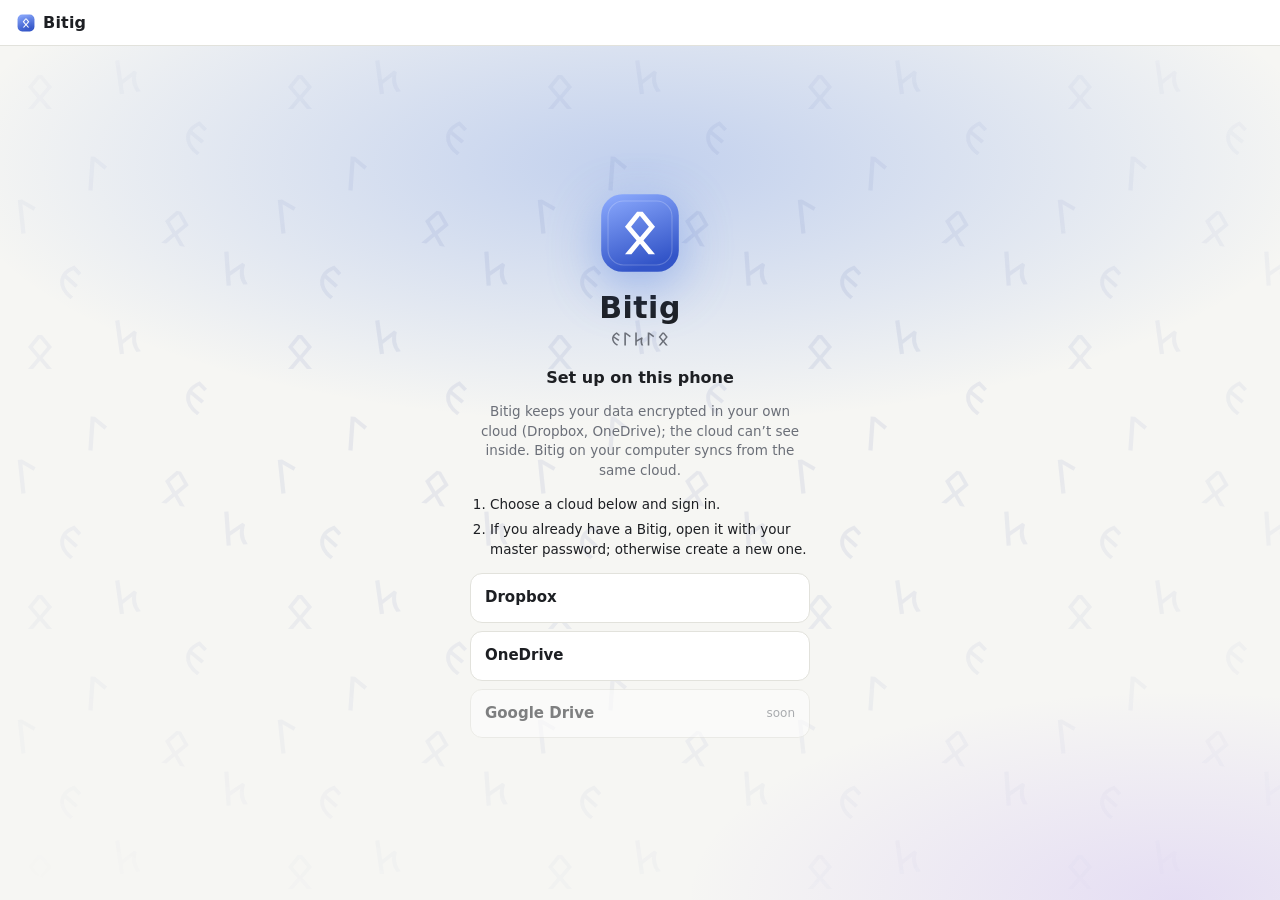
<file: index.html>
<!doctype html>
<html lang="tr">
<head>
  <meta charset="utf-8">
  <meta http-equiv="Content-Security-Policy"
        content="default-src 'self'; script-src 'self'; style-src 'self' 'unsafe-inline'; img-src 'self' data:; manifest-src 'self'; worker-src 'self'; connect-src 'self' https://graph.microsoft.com https://login.microsoftonline.com https://*.1drv.com https://*.livefilestore.com https://*.sharepoint.com https://my.microsoftpersonalcontent.com https://api.dropboxapi.com https://content.dropboxapi.com https://www.googleapis.com https://oauth2.googleapis.com https://api.pwnedpasswords.com https://bitig-sunucu.bitig-sunucu.workers.dev wss://bitig-sunucu.bitig-sunucu.workers.dev">
  <title>Bitig</title>
  <meta name="viewport" content="width=device-width, initial-scale=1, viewport-fit=cover">
  <meta name="theme-color" content="#15171c">
  <meta name="apple-mobile-web-app-capable" content="yes">
  <meta name="mobile-web-app-capable" content="yes">
  <meta name="apple-mobile-web-app-status-bar-style" content="black-translucent">
  <meta name="apple-mobile-web-app-title" content="Bitig">
  <meta name="format-detection" content="telephone=no">
  <link rel="manifest" href="manifest.webmanifest">
  <link rel="apple-touch-icon" href="icons/apple-touch-icon.png">
  <link rel="stylesheet" href="style.css">
  <link rel="stylesheet" href="phone.css">
  <script src="theme.js"></script>
</head>
<body class="dock-float phone">

  <!-- Küçültülmüş şerit -->
  <section id="tab">
    <button id="tabExpand" class="tab-btn" title="Paneli aç (Ctrl+Shift+Space)">
      <span class="tab-arrow">⟨</span>
      <span class="tab-logo" data-brand="mark"></span>
    </button>
    <span id="tabBadge" class="tab-badge" hidden></span>
    <div class="tab-grip drag" title="Sürükle">
      <i></i><i></i><i></i>
    </div>
  </section>

  <!-- Açık panel -->
  <section id="panel">
    <header class="titlebar drag">
      <span class="brand"><span class="brand-mini" data-brand="mark"></span>Bitig</span>
      <div class="actions">
        <button id="btnSettings" class="icon-btn" title="Ayarlar ve yedek" hidden>⚙</button>
        <button id="btnBrowser" class="icon-btn" title="Tarayıcı bağlantısı" hidden>🌐</button>
        <button id="btnPin" class="icon-btn" title="Her zaman üstte">📌</button>
        <button id="btnLock" class="icon-btn" title="Kilitle" hidden>🔒</button>
        <button id="btnCollapse" class="icon-btn" title="Şerit hâline küçült">⟩</button>
        <button id="btnQuit" class="icon-btn danger" title="Kapat">✕</button>
      </div>
    </header>

    <!-- Kilit ekranı -->
    <div id="lockView" class="lock">
      <div class="lock-card">
        <div class="brand-hero">
          <div class="brand-logo" data-brand="mark"></div>
          <div class="brand-name">Bitig</div>
          <div class="brand-runes" data-brand="word" title="“bitig” Göktürk yazısıyla: yazıt, kitap"></div>
        </div>
        <h1 id="lockTitle">Tekrar hoş geldin</h1>
        <p id="lockHint" class="muted"></p>
        <form id="lockForm">
          <input id="pw1" type="password" placeholder="Ana şifre" autocomplete="off" autofocus>
          <input id="pw2" type="password" placeholder="Ana şifre (tekrar)" autocomplete="off" hidden>
          <button type="submit" class="primary" id="lockSubmit">Aç</button>
          <p id="lockError" class="error"></p>
        </form>
        <div class="lock-links">
          <button type="button" id="lnkForgot" class="link" hidden>Ana şifremi unuttum</button>
          <button type="button" id="lnkRestore" class="link">Yedekten geri yükle</button>
          <button type="button" id="lnkJoin" class="link" hidden>Başka cihazda Bitig’im var</button>
        </div>
        <div class="lock-foot">🔒 Uçtan uca şifreli · verilerin yalnızca senin cihazlarında açılır</div>
        <p id="lockWarn" class="muted small" hidden>
          Bu şifre hiçbir yere kaydedilmez. Unutursan kasayı sadece birazdan vereceğim <b>kurtarma anahtarı</b> ile açabilirsin.
        </p>
      </div>
    </div>

    <!-- PIN ile hızlı kilit -->
    <div id="pinView" class="lock" hidden>
      <div class="lock-card">
        <div class="brand-hero small">
          <div class="brand-logo" data-brand="mark"></div>
          <div class="brand-name">Bitig</div>
          <div class="brand-runes" data-brand="word" title="“bitig” Göktürk yazısıyla: yazıt, kitap"></div>
        </div>
        <h1>Kilitli</h1>
        <p class="muted">Devam etmek için PIN'ini gir.</p>
        <div class="pin-dots" id="pinDots"><i></i><i></i><i></i><i></i></div>
        <p id="pinError" class="error"></p>
        <div class="pin-pad" id="pinPad"></div>
        <div class="lock-links">
          <button type="button" id="lnkPinMaster" class="link">Ana şifreyle aç</button>
        </div>
      </div>
    </div>

    <!-- Ana görünüm -->
    <div id="mainView" hidden>
      <div class="toolbar">
        <div class="search">
          <span>🔍</span>
          <input id="search" type="search" placeholder="Her şeyde ara…  (Ctrl+K)">
        </div>
        <select id="projectFilter" title="Projeye göre süz"></select>
      </div>

      <nav class="tabs" id="tabs">
        <button data-view="today" class="active">Bugün</button>
        <button data-view="passwords">Şifreler</button>
        <button data-view="notes">Notlar</button>
        <button data-view="tasks">Görevler</button>
        <button data-view="projects">Projeler</button>
      </nav>

      <div id="banner" class="banner" hidden></div>
      <div id="prompts" class="prompts"></div>
      <div class="split" id="split">
        <div class="top-pane">
          <div id="content" class="content"></div>
          <button id="fab" class="fab" title="Yeni ekle">＋</button>
        </div>
        <div id="splitter" class="splitter" title="Sürükleyerek boyutlandır"><i></i></div>
        <section id="calendar" class="calendar"></section>
      </div>
    </div>

    <!-- Düzenleme sayfası -->
    <div id="sheet" class="sheet" hidden>
      <div class="sheet-head">
        <button id="sheetBack" class="icon-btn" title="Geri">←</button>
        <h2 id="sheetTitle"></h2>
      </div>
      <form id="sheetForm" class="sheet-body"></form>
      <div class="sheet-foot">
        <button id="sheetDelete" class="ghost danger" type="button">Sil</button>
        <span class="spacer"></span>
        <button id="sheetCancel" class="ghost" type="button">Vazgeç</button>
        <button id="sheetSave" class="primary" type="button">Kaydet</button>
      </div>
    </div>

    <div id="dialog" class="dialog" hidden></div>
    <div id="toast" class="toast" hidden></div>
  </section>

  <script src="i18n.js"></script>
  <script src="vendor/scrypt.js"></script>
  <script src="config.js"></script>
  <script src="crypto.js"></script>
  <script src="native.js"></script>
  <script src="biometric.js"></script>
  <script src="store.js"></script>
  <script src="cloud-dropbox.js"></script>
  <script src="cloud-onedrive.js"></script>
  <script src="cloud-google.js"></script>
  <script src="drive.js"></script>
  <script src="kasa-core.js"></script>
  <script src="importer.js"></script>
  <script src="strength.js"></script>
  <script src="totp.js"></script>
  <script src="gauth.js"></script>
  <script src="attach.js"></script>
  <script src="share-crypto.js"></script>
  <script src="recur.js"></script>
  <script src="qrcode.js"></script>
  <script src="jsqr.js"></script>
  <script src="sync-merge.js"></script>
  <script src="backend.js"></script>
  <script src="brand.js"></script>
  <script src="util.js"></script>
  <script src="state.js"></script>
  <script src="dialogs.js"></script>
  <script src="rows.js"></script>
  <script src="views.js"></script>
  <script src="calendar.js"></script>
  <script src="trash.js"></script>
  <script src="editor.js"></script>
  <script src="creds.js"></script>
  <script src="lock.js"></script>
  <script src="qrscan.js"></script>
  <script src="settings.js"></script>
  <script src="spaces.js"></script>
  <script src="phone-ui.js"></script>
  <script src="app.js"></script>
</body>
</html>
</file>
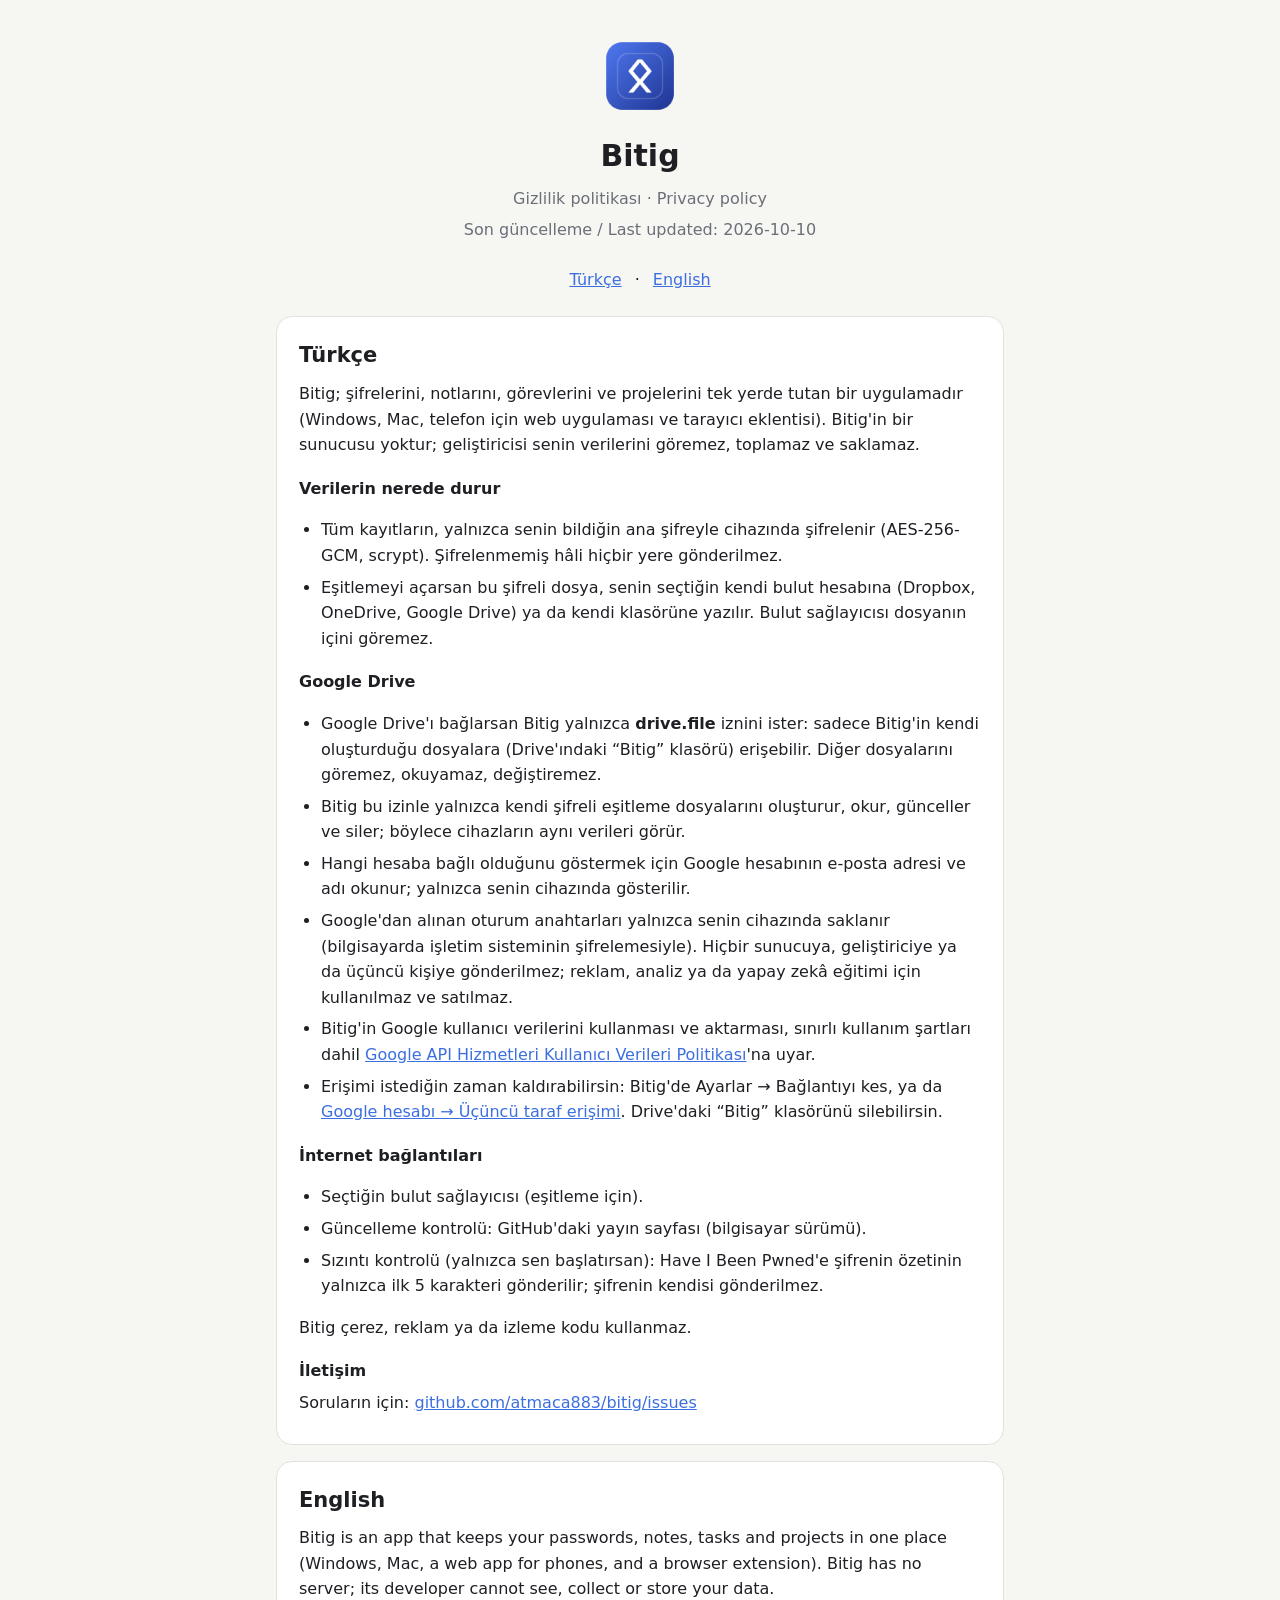
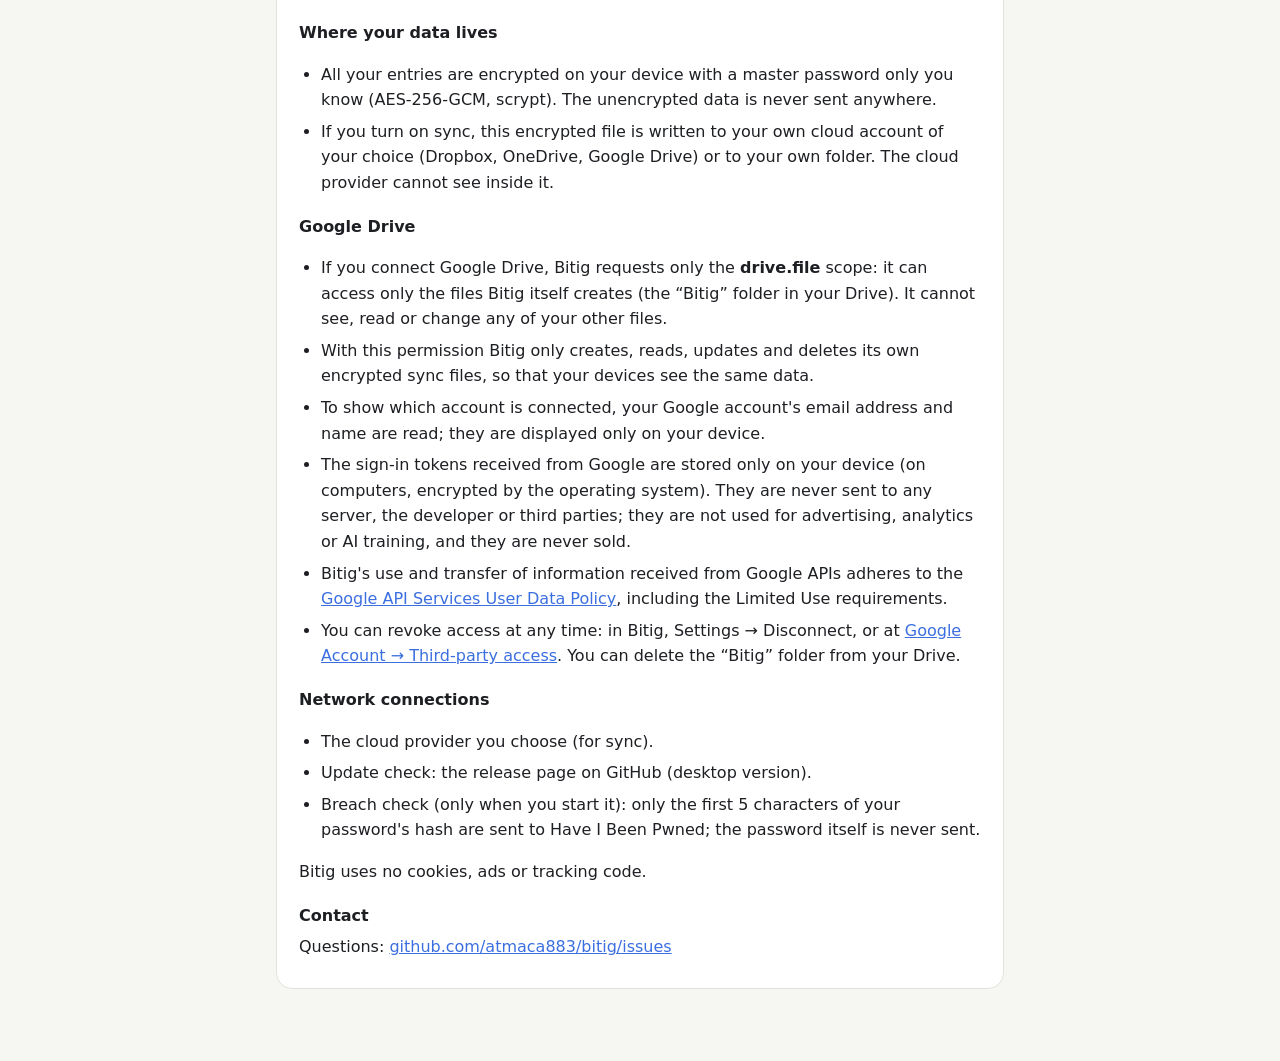
<file: gizlilik/index.html>
<!doctype html>
<html lang="tr">
<head>
  <meta charset="utf-8">
  <meta name="viewport" content="width=device-width, initial-scale=1, viewport-fit=cover">
  <title>Bitig gizlilik</title>
  <meta name="description" content="Bitig gizlilik politikası / Bitig privacy policy">
  <link rel="icon" href="../icons/icon-192.png">
  <meta name="theme-color" content="#15171c">
  <style>
    :root {
      color-scheme: light;
      --bg: #f6f6f3; --surface: #fff; --border: #e2e2dc; --text: #1d1f23; --muted: #6b6f78; --accent: #3b6fe0;
    }
    @media (prefers-color-scheme: dark) {
      :root { color-scheme: dark; --bg: #15171c; --surface: #1e2128; --border: #2f343e; --text: #e8e9ec; --muted: #9097a3; --accent: #6d97ff; }
    }
    * { box-sizing: border-box; }
    body { margin: 0; background: var(--bg); color: var(--text); font: 16px/1.6 system-ui, -apple-system, "Segoe UI", Roboto, sans-serif; -webkit-text-size-adjust: 100%; }
    .wrap { max-width: 760px; margin: 0 auto; padding: 40px max(16px, env(safe-area-inset-right)) 56px max(16px, env(safe-area-inset-left)); }
    header { text-align: center; margin-bottom: 24px; }
    header img { width: 72px; height: 72px; border-radius: 18px; }
    h1 { font-size: 30px; margin: 12px 0 4px; }
    .muted { color: var(--muted); }
    .lang { text-align: center; margin: 0 0 24px; }
    .lang a { color: var(--accent); margin: 0 8px; }
    section { background: var(--surface); border: 1px solid var(--border); border-radius: 16px; padding: 22px; margin: 16px 0; }
    h2 { font-size: 21px; margin: 0 0 8px; }
    h3 { font-size: 16px; margin: 18px 0 4px; }
    p, li { margin: 6px 0; }
    ul { padding-left: 22px; }
    a { color: var(--accent); }
  </style>
</head>
<body>
  <div class="wrap">
    <header>
      <img src="../icons/icon-192.png" alt="">
      <h1>Bitig</h1>
      <p class="muted">Gizlilik politikası · Privacy policy</p>
      <p class="muted">Son güncelleme / Last updated: 2026-10-10</p>
    </header>
    <p class="lang"><a href="#tr">Türkçe</a> · <a href="#en">English</a></p>

    <section id="tr" lang="tr">
      <h2>Türkçe</h2>
      <p>Bitig; şifrelerini, notlarını, görevlerini ve projelerini tek yerde tutan bir uygulamadır (Windows, Mac, telefon için web uygulaması ve tarayıcı eklentisi). Bitig'in bir sunucusu yoktur; geliştiricisi senin verilerini göremez, toplamaz ve saklamaz.</p>
      <h3>Verilerin nerede durur</h3>
      <ul>
        <li>Tüm kayıtların, yalnızca senin bildiğin ana şifreyle cihazında şifrelenir (AES-256-GCM, scrypt). Şifrelenmemiş hâli hiçbir yere gönderilmez.</li>
        <li>Eşitlemeyi açarsan bu şifreli dosya, senin seçtiğin kendi bulut hesabına (Dropbox, OneDrive, Google Drive) ya da kendi klasörüne yazılır. Bulut sağlayıcısı dosyanın içini göremez.</li>
      </ul>
      <h3>Google Drive</h3>
      <ul>
        <li>Google Drive'ı bağlarsan Bitig yalnızca <b>drive.file</b> iznini ister: sadece Bitig'in kendi oluşturduğu dosyalara (Drive'ındaki “Bitig” klasörü) erişebilir. Diğer dosyalarını göremez, okuyamaz, değiştiremez.</li>
        <li>Bitig bu izinle yalnızca kendi şifreli eşitleme dosyalarını oluşturur, okur, günceller ve siler; böylece cihazların aynı verileri görür.</li>
        <li>Hangi hesaba bağlı olduğunu göstermek için Google hesabının e-posta adresi ve adı okunur; yalnızca senin cihazında gösterilir.</li>
        <li>Google'dan alınan oturum anahtarları yalnızca senin cihazında saklanır (bilgisayarda işletim sisteminin şifrelemesiyle). Hiçbir sunucuya, geliştiriciye ya da üçüncü kişiye gönderilmez; reklam, analiz ya da yapay zekâ eğitimi için kullanılmaz ve satılmaz.</li>
        <li>Bitig'in Google kullanıcı verilerini kullanması ve aktarması, sınırlı kullanım şartları dahil <a href="https://developers.google.com/terms/api-services-user-data-policy">Google API Hizmetleri Kullanıcı Verileri Politikası</a>'na uyar.</li>
        <li>Erişimi istediğin zaman kaldırabilirsin: Bitig'de Ayarlar → Bağlantıyı kes, ya da <a href="https://myaccount.google.com/permissions">Google hesabı → Üçüncü taraf erişimi</a>. Drive'daki “Bitig” klasörünü silebilirsin.</li>
      </ul>
      <h3>İnternet bağlantıları</h3>
      <ul>
        <li>Seçtiğin bulut sağlayıcısı (eşitleme için).</li>
        <li>Güncelleme kontrolü: GitHub'daki yayın sayfası (bilgisayar sürümü).</li>
        <li>Sızıntı kontrolü (yalnızca sen başlatırsan): Have I Been Pwned'e şifrenin özetinin yalnızca ilk 5 karakteri gönderilir; şifrenin kendisi gönderilmez.</li>
      </ul>
      <p>Bitig çerez, reklam ya da izleme kodu kullanmaz.</p>
      <h3>İletişim</h3>
      <p>Soruların için: <a href="https://github.com/atmaca883/bitig/issues">github.com/atmaca883/bitig/issues</a></p>
    </section>

    <section id="en" lang="en">
      <h2>English</h2>
      <p>Bitig is an app that keeps your passwords, notes, tasks and projects in one place (Windows, Mac, a web app for phones, and a browser extension). Bitig has no server; its developer cannot see, collect or store your data.</p>
      <h3>Where your data lives</h3>
      <ul>
        <li>All your entries are encrypted on your device with a master password only you know (AES-256-GCM, scrypt). The unencrypted data is never sent anywhere.</li>
        <li>If you turn on sync, this encrypted file is written to your own cloud account of your choice (Dropbox, OneDrive, Google Drive) or to your own folder. The cloud provider cannot see inside it.</li>
      </ul>
      <h3>Google Drive</h3>
      <ul>
        <li>If you connect Google Drive, Bitig requests only the <b>drive.file</b> scope: it can access only the files Bitig itself creates (the “Bitig” folder in your Drive). It cannot see, read or change any of your other files.</li>
        <li>With this permission Bitig only creates, reads, updates and deletes its own encrypted sync files, so that your devices see the same data.</li>
        <li>To show which account is connected, your Google account's email address and name are read; they are displayed only on your device.</li>
        <li>The sign-in tokens received from Google are stored only on your device (on computers, encrypted by the operating system). They are never sent to any server, the developer or third parties; they are not used for advertising, analytics or AI training, and they are never sold.</li>
        <li>Bitig's use and transfer of information received from Google APIs adheres to the <a href="https://developers.google.com/terms/api-services-user-data-policy">Google API Services User Data Policy</a>, including the Limited Use requirements.</li>
        <li>You can revoke access at any time: in Bitig, Settings → Disconnect, or at <a href="https://myaccount.google.com/permissions">Google Account → Third-party access</a>. You can delete the “Bitig” folder from your Drive.</li>
      </ul>
      <h3>Network connections</h3>
      <ul>
        <li>The cloud provider you choose (for sync).</li>
        <li>Update check: the release page on GitHub (desktop version).</li>
        <li>Breach check (only when you start it): only the first 5 characters of your password's hash are sent to Have I Been Pwned; the password itself is never sent.</li>
      </ul>
      <p>Bitig uses no cookies, ads or tracking code.</p>
      <h3>Contact</h3>
      <p>Questions: <a href="https://github.com/atmaca883/bitig/issues">github.com/atmaca883/bitig/issues</a></p>
    </section>
  </div>
</body>
</html>
</file>
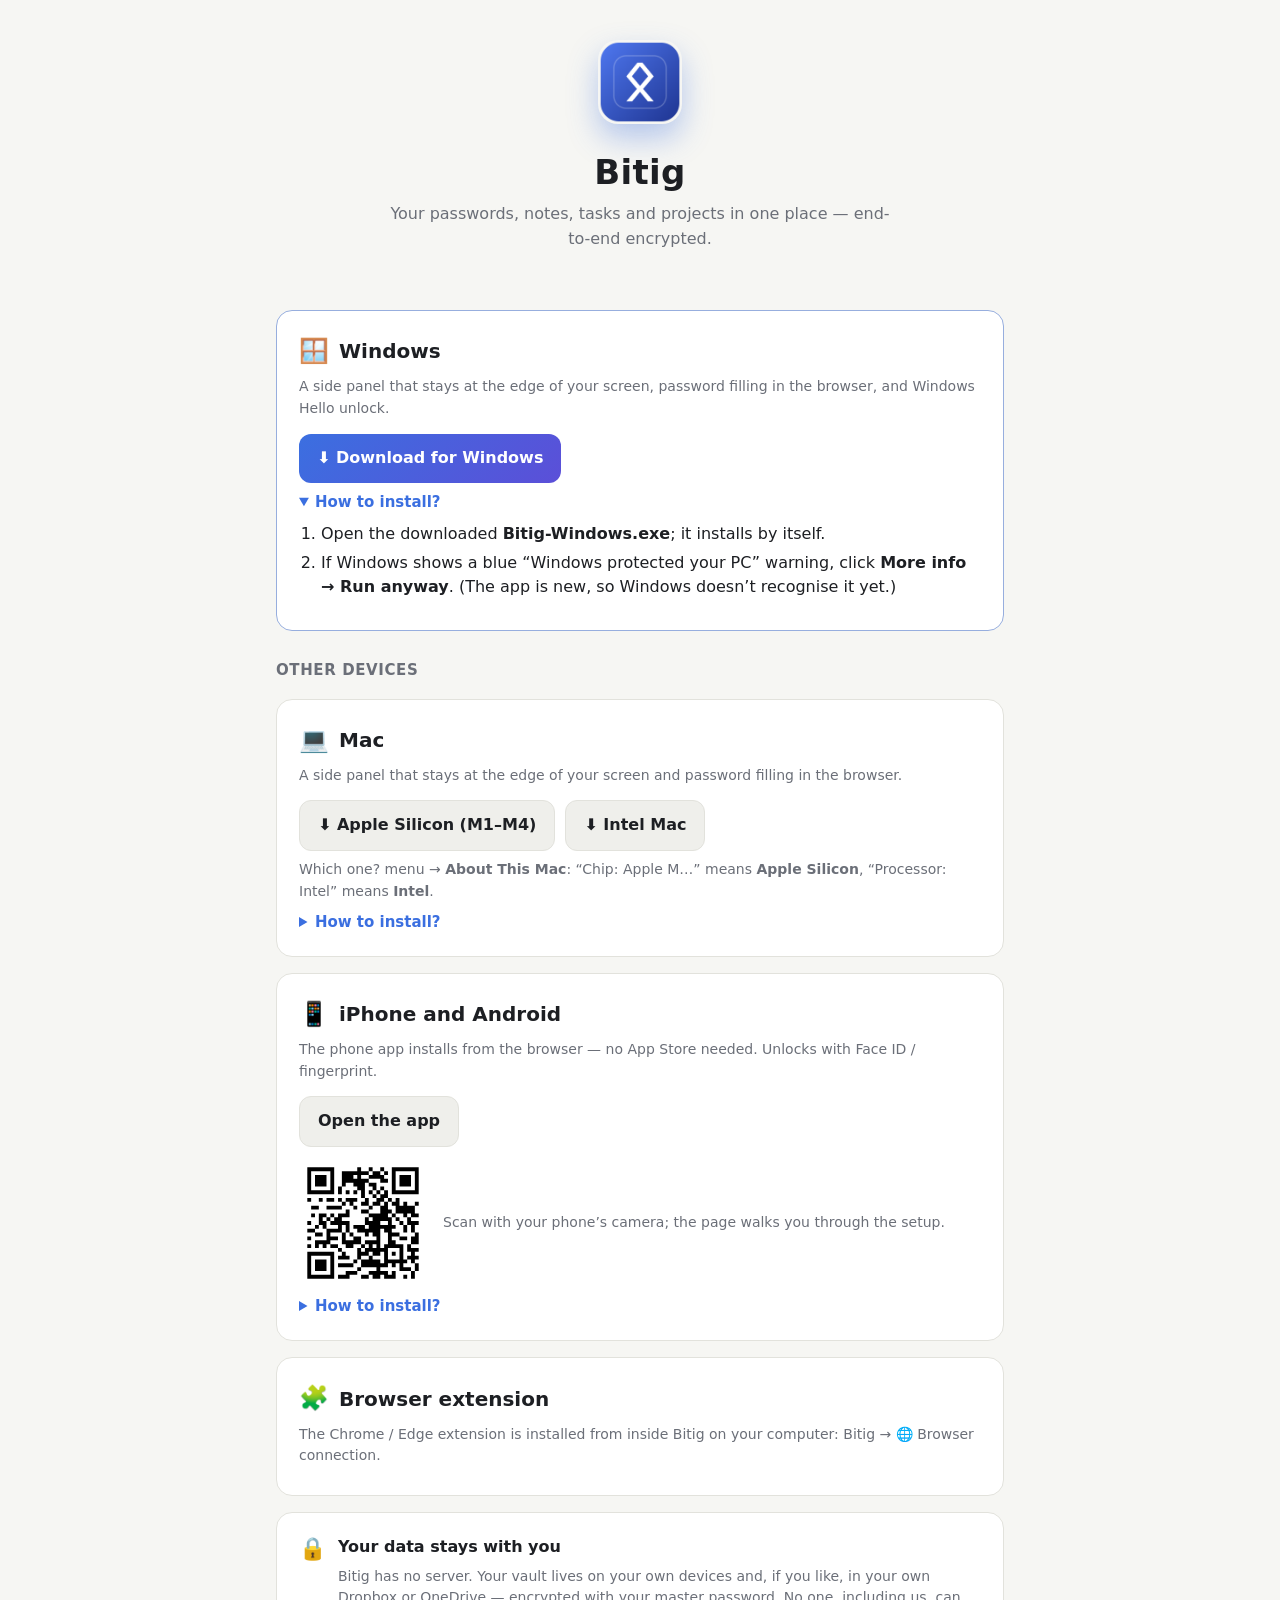
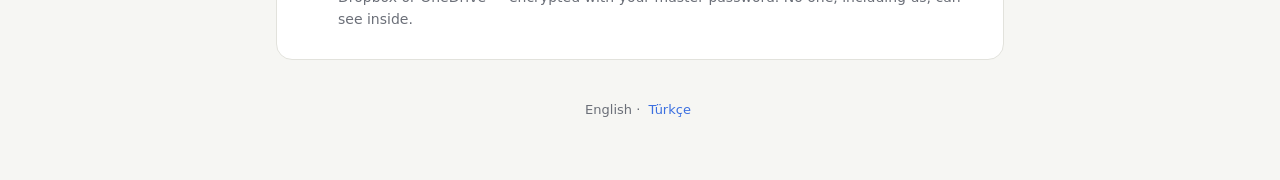
<file: indir/index.html>
<!doctype html>
<html lang="tr">
<head>
  <meta charset="utf-8">
  <meta name="viewport" content="width=device-width, initial-scale=1, viewport-fit=cover">
  <title>Bitig indir</title>
  <meta name="description" content="Bitig: şifrelerin, notların ve görevlerin tek yerde, uçtan uca şifreli. Windows, Mac, iPhone ve Android.">
  <link rel="icon" href="../icons/icon-192.png">
  <meta name="theme-color" content="#15171c">
  <style>
    :root {
      color-scheme: light;
      --bg: #f6f6f3; --surface: #fff; --surface-2: #efefeb; --border: #e2e2dc;
      --text: #1d1f23; --muted: #6b6f78; --accent: #3b6fe0; --accent-2: #5b4fd8; --accent-soft: #e4ecfc;
    }
    @media (prefers-color-scheme: dark) {
      :root {
        color-scheme: dark;
        --bg: #15171c; --surface: #1e2128; --surface-2: #262a32; --border: #2f343e;
        --text: #e8e9ec; --muted: #9097a3; --accent: #6d97ff; --accent-2: #8b7dff; --accent-soft: #233150;
      }
    }
    * { box-sizing: border-box; }
    body {
      margin: 0; background: var(--bg); color: var(--text);
      font: 16px/1.55 system-ui, -apple-system, "Segoe UI", Roboto, sans-serif;
      -webkit-text-size-adjust: 100%;
    }
    .wrap { max-width: 760px; margin: 0 auto; padding: 40px max(16px, env(safe-area-inset-right)) 56px max(16px, env(safe-area-inset-left)); }
    header { text-align: center; margin-bottom: 32px; }
    header img { width: 84px; height: 84px; border-radius: 20px; box-shadow: 0 14px 30px color-mix(in srgb, var(--accent) 35%, transparent); }
    h1 { font-size: 34px; margin: 14px 0 4px; letter-spacing: .3px; }
    .tagline { color: var(--muted); margin: 0 auto; max-width: 520px; }
    .version { color: var(--muted); font-size: 13px; margin-top: 8px; min-height: 1.4em; }
    .card {
      background: var(--surface); border: 1px solid var(--border); border-radius: 16px;
      padding: 22px; margin: 16px 0;
    }
    .card.main { border-color: color-mix(in srgb, var(--accent) 45%, var(--border)); }
    .card h2 { margin: 0 0 4px; font-size: 20px; display: flex; align-items: center; gap: 10px; }
    .card h2 .os { font-size: 24px; }
    .card p { margin: 6px 0; }
    .muted { color: var(--muted); }
    .small { font-size: 14px; }
    .btns { display: flex; flex-wrap: wrap; gap: 10px; margin: 14px 0 8px; }
    a.btn {
      display: inline-flex; align-items: center; gap: 8px; padding: 12px 18px; border-radius: 12px;
      background: linear-gradient(135deg, var(--accent), var(--accent-2)); color: #fff; text-decoration: none;
      font-weight: 600; min-height: 48px;
    }
    a.btn.secondary { background: var(--surface-2); color: var(--text); border: 1px solid var(--border); }
    a.btn:focus-visible { outline: 3px solid var(--accent-soft); outline-offset: 2px; }
    ol { padding-left: 22px; margin: 8px 0; }
    li { margin: 4px 0; }
    details { margin-top: 8px; }
    summary { cursor: pointer; color: var(--accent); font-weight: 600; font-size: 15px; }
    code { background: var(--surface-2); padding: 2px 6px; border-radius: 6px; font-size: 14px; word-break: break-all; }
    .others h3 { margin: 28px 0 4px; font-size: 15px; color: var(--muted); text-transform: uppercase; letter-spacing: .6px; }
    .privacy { display: flex; gap: 12px; align-items: flex-start; }
    .privacy .ico { font-size: 22px; line-height: 1.3; }
    .qr { display: flex; align-items: center; gap: 16px; margin: 12px 0 4px; }
    .qr-img { flex: none; width: 128px; height: 128px; background: #fff; border-radius: 12px; padding: 6px; }
    .qr-img svg { width: 100%; height: 100%; display: block; }
    @media (max-width: 520px) { .qr { display: none; } }
    footer { text-align: center; color: var(--muted); font-size: 13px; margin-top: 36px; }
    footer button { background: none; border: 0; color: var(--accent); font: inherit; cursor: pointer; padding: 4px; }
  </style>
</head>
<body>
  <div class="wrap">
    <header>
      <img src="../icons/icon-192.png" alt="">
      <h1>Bitig</h1>
      <p class="tagline" data-t="tagline">Şifrelerin, notların, görevlerin ve projelerin tek yerde — uçtan uca şifreli.</p>
      <div class="version" id="version"></div>
    </header>

    <div id="main"></div>
    <div class="others" id="others"></div>

    <div class="card privacy">
      <div class="ico">🔒</div>
      <div>
        <b data-t="privacyTitle">Verilerin sende kalır</b>
        <p class="muted small" data-t="privacyText">Bitig'in bir sunucusu yok. Kasan kendi cihazlarında ve istersen kendi Dropbox ya da OneDrive hesabında, ana şifrenle şifrelenmiş olarak durur. Kimse — biz dahil — içini göremez.</p>
      </div>
    </div>

    <footer>
      <span id="langLabel"></span> · <button type="button" id="langBtn"></button>
    </footer>
  </div>

  <script src="../qrcode.js"></script>
  <script>
  (function () {
    'use strict';
    const DL = 'https://github.com/atmaca883/bitig/releases/latest/download/';
    const APP = '../';

    const T = {
      tr: {
        tagline: 'Şifrelerin, notların, görevlerin ve projelerin tek yerde — uçtan uca şifreli.',
        version: (v, d) => 'Sürüm ' + v + ' · ' + d,
        win: 'Windows', mac: 'Mac', phone: 'iPhone ve Android',
        winSub: 'Ekranın kenarında duran panel, tarayıcıda şifre doldurma ve Windows Hello ile açma.',
        winBtn: 'Windows için indir',
        winSteps: ['İndirilen <b>Bitig-Windows.exe</b>’yi aç; kendiliğinden kurulur.',
          'Windows mavi bir “Windows bilgisayarınızı korudu” uyarısı gösterirse <b>Ek bilgi → Yine de çalıştır</b>’a bas. (Uygulama yeni olduğu için Windows henüz tanımıyor.)'],
        macSub: 'Ekranın kenarında duran panel ve tarayıcıda şifre doldurma.',
        macBtnArm: 'Apple Silicon (M1–M4)', macBtnIntel: 'Intel Mac',
        macWhich: 'Hangisi? Sol üstteki  → <b>Bu Mac Hakkında</b>: “Çip: Apple M…” yazıyorsa <b>Apple Silicon</b>, “İşlemci: Intel” yazıyorsa <b>Intel</b>.',
        macSteps: ['İndirilen dosyayı aç, <b>Bitig</b>’i <b>Uygulamalar</b> klasörüne sürükle.',
          'İlk açılışta Mac “Apple doğrulayamadı” derse <b>Bitti</b>’ye bas (Çöp Sepeti’ne değil).',
          '<b>Sistem Ayarları → Gizlilik ve Güvenlik</b>’te aşağı kaydır, Bitig satırında <b>Yine de Aç</b>’a bas. Bu sadece bir kez gerekir.'],
        macDamaged: '“Bitig hasarlı” uyarısı çıkarsa Terminal’de şunu çalıştırıp tekrar aç:',
        phoneSub: 'Telefon uygulaması tarayıcıdan kurulur; App Store gerekmez. Face ID / parmak iziyle açılır.',
        phoneBtn: 'Uygulamayı aç',
        iosSteps: ['Bu sayfayı <b>Safari</b>’de aç ve “Uygulamayı aç”a dokun.',
          'Alttaki <b>Paylaş</b> düğmesi → <b>Ana Ekrana Ekle</b> → <b>Ekle</b>.',
          'Ana ekrandaki <b>Bitig</b> simgesinden aç; bilgisayarındaki Bitig ile aynı bulutu seç.'],
        androidSteps: ['“Uygulamayı aç”a dokun (Chrome önerilir).',
          'Sağ üstteki <b>⋮</b> menüsü → <b>Ana ekrana ekle</b> (ya da “Uygulamayı yükle”).',
          'Ana ekrandaki <b>Bitig</b> simgesinden aç; bilgisayarındaki Bitig ile aynı bulutu seç.'],
        phoneNote: 'Telefon, bilgisayardaki kasana bulut (Dropbox ya da OneDrive) üzerinden bağlanır. Önce bilgisayarda Bitig’i kurup Ayarlar → Cihazlar arası eşitleme’yi aç.',
        how: 'Nasıl kurulur?', othersTitle: 'Diğer cihazlar',
        extTitle: 'Tarayıcı eklentisi', extText: 'Chrome / Edge eklentisi bilgisayardaki Bitig’in içinden kurulur: Bitig → 🌐 Tarayıcı bağlantısı.',
        privacyTitle: 'Verilerin sende kalır',
        privacyText: 'Bitig’in bir sunucusu yok. Kasan kendi cihazlarında ve istersen kendi Dropbox ya da OneDrive hesabında, ana şifrenle şifrelenmiş olarak durur. Kimse — biz dahil — içini göremez.',
        qrHint: 'Telefonunun kamerasıyla okut; açılan sayfa kurulumu adım adım gösterir.',
        langLabel: 'Türkçe', langBtn: 'English',
      },
      en: {
        tagline: 'Your passwords, notes, tasks and projects in one place — end-to-end encrypted.',
        version: (v, d) => 'Version ' + v + ' · ' + d,
        win: 'Windows', mac: 'Mac', phone: 'iPhone and Android',
        winSub: 'A side panel that stays at the edge of your screen, password filling in the browser, and Windows Hello unlock.',
        winBtn: 'Download for Windows',
        winSteps: ['Open the downloaded <b>Bitig-Windows.exe</b>; it installs by itself.',
          'If Windows shows a blue “Windows protected your PC” warning, click <b>More info → Run anyway</b>. (The app is new, so Windows doesn’t recognise it yet.)'],
        macSub: 'A side panel that stays at the edge of your screen and password filling in the browser.',
        macBtnArm: 'Apple Silicon (M1–M4)', macBtnIntel: 'Intel Mac',
        macWhich: 'Which one?  menu → <b>About This Mac</b>: “Chip: Apple M…” means <b>Apple Silicon</b>, “Processor: Intel” means <b>Intel</b>.',
        macSteps: ['Open the downloaded file and drag <b>Bitig</b> into <b>Applications</b>.',
          'If the Mac says “Apple could not verify” on first launch, click <b>Done</b> (not Move to Trash).',
          'Go to <b>System Settings → Privacy &amp; Security</b>, scroll down and click <b>Open Anyway</b> next to Bitig. You only need to do this once.'],
        macDamaged: 'If you see “Bitig is damaged”, run this in Terminal and open it again:',
        phoneSub: 'The phone app installs from the browser — no App Store needed. Unlocks with Face ID / fingerprint.',
        phoneBtn: 'Open the app',
        iosSteps: ['Open this page in <b>Safari</b> and tap “Open the app”.',
          'Tap <b>Share</b> → <b>Add to Home Screen</b> → <b>Add</b>.',
          'Open <b>Bitig</b> from your home screen and choose the same cloud as on your computer.'],
        androidSteps: ['Tap “Open the app” (Chrome recommended).',
          'Top-right <b>⋮</b> menu → <b>Add to Home screen</b> (or “Install app”).',
          'Open <b>Bitig</b> from your home screen and choose the same cloud as on your computer.'],
        phoneNote: 'The phone connects to your vault on your computer through your cloud (Dropbox or OneDrive). Install Bitig on your computer first and turn on Settings → Sync across devices.',
        how: 'How to install?', othersTitle: 'Other devices',
        extTitle: 'Browser extension', extText: 'The Chrome / Edge extension is installed from inside Bitig on your computer: Bitig → 🌐 Browser connection.',
        privacyTitle: 'Your data stays with you',
        privacyText: 'Bitig has no server. Your vault lives on your own devices and, if you like, in your own Dropbox or OneDrive — encrypted with your master password. No one, including us, can see inside.',
        qrHint: 'Scan with your phone’s camera; the page walks you through the setup.',
        langLabel: 'English', langBtn: 'Türkçe',
      },
    };

    let lang = /^tr/i.test(navigator.language) ? 'tr' : 'en';
    try { lang = localStorage.getItem('bitig.lang') || lang; } catch {}

    const ua = navigator.userAgent;
    const isIOS = /iPhone|iPad|iPod/.test(ua) || (/Macintosh/.test(ua) && navigator.maxTouchPoints > 1);
    const os = isIOS ? 'ios' : /Android/.test(ua) ? 'android' : /Mac/.test(navigator.platform || ua) ? 'mac' : /Win/.test(navigator.platform || ua) ? 'win' : 'other';

    const el = (html) => { const d = document.createElement('div'); d.innerHTML = html.trim(); return d.firstChild; };
    const list = (items) => '<ol>' + items.map((i) => '<li>' + i + '</li>').join('') + '</ol>';

    function winCard(t, main) {
      return el(`<div class="card${main ? ' main' : ''}">
        <h2><span class="os">🪟</span>${t.win}</h2>
        <p class="muted small">${t.winSub}</p>
        <div class="btns"><a class="btn${main ? '' : ' secondary'}" href="${DL}Bitig-Windows.exe">⬇ ${t.winBtn}</a></div>
        <details${main ? ' open' : ''}><summary>${t.how}</summary>${list(t.winSteps)}</details>
      </div>`);
    }
    function macCard(t, main) {
      return el(`<div class="card${main ? ' main' : ''}">
        <h2><span class="os">💻</span>${t.mac}</h2>
        <p class="muted small">${t.macSub}</p>
        <div class="btns">
          <a class="btn${main ? '' : ' secondary'}" href="${DL}Bitig-Mac-AppleSilicon.dmg">⬇ ${t.macBtnArm}</a>
          <a class="btn secondary" href="${DL}Bitig-Mac-Intel.dmg">⬇ ${t.macBtnIntel}</a>
        </div>
        <p class="muted small">${t.macWhich}</p>
        <details${main ? ' open' : ''}><summary>${t.how}</summary>${list(t.macSteps)}
          <p class="small">${t.macDamaged}<br><code>xattr -cr /Applications/Bitig.app</code></p></details>
      </div>`);
    }
    function phoneCard(t, main) {
      const steps = os === 'android' ? t.androidSteps : t.iosSteps;
      return el(`<div class="card${main ? ' main' : ''}">
        <h2><span class="os">📱</span>${t.phone}</h2>
        <p class="muted small">${t.phoneSub}</p>
        <div class="btns"><a class="btn${main ? '' : ' secondary'}" href="${APP}">${t.phoneBtn}</a></div>
        ${!main && typeof qrcode === 'function' ? `<div class="qr"><div class="qr-img">${qrSvg(new URL(APP, location.href).href)}</div><p class="muted small">${t.qrHint}</p></div>` : ''}
        <details${main ? ' open' : ''}><summary>${t.how}</summary>${list(steps)}<p class="muted small">${t.phoneNote}</p></details>
      </div>`);
    }
    function qrSvg(text) { const q = qrcode(0, 'M'); q.addData(text); q.make(); return q.createSvgTag({ cellSize: 5, margin: 3, scalable: true }); }

    function render() {
      const t = T[lang];
      document.documentElement.lang = lang;
      document.querySelectorAll('[data-t]').forEach((n) => { n.textContent = t[n.dataset.t]; });
      const cards = { win: winCard, mac: macCard, phone: phoneCard };
      const first = os === 'mac' ? 'mac' : os === 'ios' || os === 'android' ? 'phone' : 'win';
      const main = document.getElementById('main');
      main.replaceChildren(cards[first](t, true));
      const others = document.getElementById('others');
      others.replaceChildren(el(`<h3>${t.othersTitle}</h3>`),
        ...['win', 'mac', 'phone'].filter((k) => k !== first).map((k) => cards[k](t, false)),
        el(`<div class="card"><h2><span class="os">🧩</span>${t.extTitle}</h2><p class="muted small">${t.extText}</p></div>`));
      document.getElementById('langLabel').textContent = t.langLabel;
      document.getElementById('langBtn').textContent = t.langBtn;
      showVersion();
    }

    let rel = null;
    function showVersion() {
      if (!rel) return;
      const d = new Date(rel.published_at).toLocaleDateString(lang === 'tr' ? 'tr-TR' : 'en-GB', { day: 'numeric', month: 'long', year: 'numeric' });
      document.getElementById('version').textContent = T[lang].version(String(rel.tag_name).replace(/^v/, ''), d);
    }
    fetch('https://api.github.com/repos/atmaca883/bitig/releases/latest')
      .then((r) => (r.ok ? r.json() : null)).then((j) => { if (j?.tag_name) { rel = j; showVersion(); } }).catch(() => {});

    document.getElementById('langBtn').addEventListener('click', () => {
      lang = lang === 'tr' ? 'en' : 'tr';
      try { localStorage.setItem('bitig.lang', lang); } catch {}
      render();
    });
    render();
  })();
  </script>
</body>
</html>
</file>
<file: style.css>
:root {
  color-scheme: light;
  --bg: #f6f6f3;
  --surface: #ffffff;
  --surface-2: #efefeb;
  --border: #e2e2dc;
  --text: #1d1f23;
  --muted: #6b6f78;
  --accent: #3b6fe0;
  --accent-soft: #e4ecfc;
  --danger: #d0453a;
  --ok: #2e9d62;
  --warn: #c98a12;
  --shadow: 0 6px 24px rgba(0, 0, 0, .12);
  --radius: 10px;
}
@media (prefers-color-scheme: dark) {
  :root:not([data-theme="light"]) {
    color-scheme: dark;
    --bg: #15171c;
    --surface: #1e2128;
    --surface-2: #262a32;
    --border: #2f343e;
    --text: #e8e9ec;
    --muted: #9097a3;
    --accent: #6d97ff;
    --accent-soft: #233150;
    --danger: #ff6b5f;
    --ok: #4cc286;
    --warn: #e9b44c;
    --shadow: 0 8px 30px rgba(0, 0, 0, .45);
  }
}
:root[data-theme="dark"] {
  color-scheme: dark;
  --bg: #15171c;
  --surface: #1e2128;
  --surface-2: #262a32;
  --border: #2f343e;
  --text: #e8e9ec;
  --muted: #9097a3;
  --accent: #6d97ff;
  --accent-soft: #233150;
  --danger: #ff6b5f;
  --ok: #4cc286;
  --warn: #e9b44c;
  --shadow: 0 8px 30px rgba(0, 0, 0, .45);
}

* { box-sizing: border-box; }
html, body { height: 100%; margin: 0; }
body {
  background: var(--bg);
  color: var(--text);
  font: 13.5px/1.45 "Segoe UI Variable Text", "Segoe UI", system-ui, sans-serif;
  overflow: hidden;
  user-select: none;
}
button, input, select, textarea { font: inherit; color: inherit; }
button { cursor: pointer; }
[hidden] { display: none !important; }

.drag { -webkit-app-region: drag; }
.drag button, .drag input, .drag select { -webkit-app-region: no-drag; }

.muted { color: var(--muted); }
.small { font-size: 12px; }
.error { color: var(--danger); min-height: 1.2em; margin: 6px 0 0; font-size: 12.5px; }

/* ---------- küçük şerit ---------- */
#tab { display: none; }
body.collapsed #panel { display: none; }
body.collapsed #tab {
  display: flex; flex-direction: column; align-items: stretch;
  height: 100vh; background: var(--surface);
  border: 1px solid var(--border);
}
body.collapsed.dock-right #tab { border-right: 0; border-radius: 12px 0 0 12px; }
body.collapsed.dock-left #tab { border-left: 0; border-radius: 0 12px 12px 0; }
body.collapsed.dock-float #tab { border-radius: 12px; }

.tab-btn {
  flex: 1; border: 0; background: transparent;
  display: flex; flex-direction: column; align-items: center; justify-content: center; gap: 8px;
}
.tab-btn:hover { background: var(--accent-soft); }
.tab-arrow { font-size: 16px; color: var(--muted); }
.tab-logo { font-size: 20px; }
body.dock-left .tab-arrow { transform: scaleX(-1); }
.tab-badge {
  align-self: center; margin-bottom: 6px;
  min-width: 20px; padding: 1px 6px; border-radius: 10px;
  background: var(--danger); color: #fff; font-size: 11px; font-weight: 600; text-align: center;
}
.tab-grip {
  height: 34px; display: flex; flex-direction: column; align-items: center; justify-content: center; gap: 3px;
  border-top: 1px solid var(--border); cursor: grab;
}
.tab-grip i { width: 16px; height: 2px; border-radius: 2px; background: var(--muted); opacity: .6; }

/* ---------- panel ---------- */
#panel { height: 100vh; display: flex; flex-direction: column; position: relative; }
body.dock-right #panel { border-left: 1px solid var(--border); }
body.dock-left #panel { border-right: 1px solid var(--border); }
body.dock-float #panel { border: 1px solid var(--border); }

.titlebar {
  height: 40px; flex: none; display: flex; align-items: center; justify-content: space-between;
  padding: 0 6px 0 12px; background: var(--surface); border-bottom: 1px solid var(--border);
  cursor: grab;
}
.brand { font-weight: 600; letter-spacing: .2px; }
.actions { display: flex; gap: 2px; }
.icon-btn {
  width: 30px; height: 28px; border: 0; border-radius: 6px; background: transparent;
  display: grid; place-items: center; font-size: 14px; color: var(--muted);
}
.icon-btn:hover { background: var(--surface-2); color: var(--text); }
.icon-btn.danger:hover { background: var(--danger); color: #fff; }
#btnPin { opacity: .45; }
body.pinned #btnPin { opacity: 1; background: var(--accent-soft); }
body.dock-left #btnCollapse { transform: scaleX(-1); }

/* ---------- kilit ---------- */
.lock { flex: 1; display: grid; place-items: center; padding: 24px; }
.lock-card { width: 100%; max-width: 280px; text-align: center; }
.lock-icon { font-size: 40px; }
.lock h1 { margin: 6px 0 4px; font-size: 20px; }
.lock form { display: flex; flex-direction: column; gap: 8px; margin-top: 16px; }

input[type=text], input[type=password], input[type=search], input[type=date],
input[type=datetime-local], input[type=url], select, textarea {
  width: 100%; padding: 8px 10px; border-radius: 8px;
  border: 1px solid var(--border); background: var(--surface); outline: none;
  user-select: text;
}
input:focus, select:focus, textarea:focus { border-color: var(--accent); box-shadow: 0 0 0 3px var(--accent-soft); }
textarea { resize: vertical; min-height: 90px; line-height: 1.5; }

.primary {
  border: 0; border-radius: 8px; padding: 8px 14px; background: var(--accent); color: #fff; font-weight: 600;
}
.primary:hover { filter: brightness(1.08); }
.ghost { border: 1px solid var(--border); border-radius: 8px; padding: 7px 12px; background: transparent; }
.ghost:hover { background: var(--surface-2); }
.ghost.danger { color: var(--danger); border-color: transparent; }
.ghost.danger:hover { background: var(--danger); color: #fff; }

/* ---------- ana görünüm ---------- */
#mainView { flex: 1; display: flex; flex-direction: column; min-height: 0; }
.toolbar { display: flex; gap: 6px; padding: 10px 10px 6px; }
.search {
  flex: 1; display: flex; align-items: center; gap: 6px; padding: 0 8px;
  border: 1px solid var(--border); border-radius: 8px; background: var(--surface);
}
.search:focus-within { border-color: var(--accent); box-shadow: 0 0 0 3px var(--accent-soft); }
.search input { border: 0; padding: 7px 0; box-shadow: none !important; background: transparent; }
.search span { font-size: 12px; opacity: .7; }
#projectFilter { width: 118px; flex: none; padding: 6px 8px; }

.tabs { display: flex; gap: 2px; padding: 0 10px; border-bottom: 1px solid var(--border); }
.tabs button {
  flex: 1; border: 0; background: transparent; padding: 8px 2px 9px; color: var(--muted);
  border-bottom: 2px solid transparent; font-size: 12.5px; white-space: nowrap;
}
.tabs button:hover { color: var(--text); }
.tabs button.active { color: var(--accent); border-bottom-color: var(--accent); font-weight: 600; }

.content { flex: 1; overflow-y: auto; padding: 10px 10px 80px; }
.content::-webkit-scrollbar { width: 8px; }
.content::-webkit-scrollbar-thumb { background: var(--border); border-radius: 8px; }

.section-title {
  display: flex; align-items: center; gap: 6px;
  margin: 14px 2px 6px; font-size: 11.5px; font-weight: 600; text-transform: uppercase;
  letter-spacing: .5px; color: var(--muted);
}
.section-title:first-child { margin-top: 2px; }
.section-title .count { font-weight: 500; opacity: .8; }

.empty { text-align: center; color: var(--muted); padding: 28px 12px; }
.empty b { display: block; font-size: 22px; margin-bottom: 6px; }

.quick-add { display: flex; gap: 6px; margin-bottom: 4px; }
.quick-add input { flex: 1; }

.item {
  display: flex; align-items: center; gap: 9px; padding: 7px 10px; margin-bottom: 5px;
  background: var(--surface); border: 1px solid var(--border); border-radius: var(--radius);
  cursor: pointer;
}
.item:hover { border-color: var(--accent); }
.item .ico { flex: none; width: 28px; height: 28px; border-radius: 7px; display: grid; place-items: center;
  background: var(--surface-2); font-size: 14px; }
.item .body { flex: 1; min-width: 0; }
.item .title { font-weight: 600; white-space: nowrap; overflow: hidden; text-overflow: ellipsis; }
.item .sub { color: var(--muted); font-size: 12px; white-space: nowrap; overflow: hidden; text-overflow: ellipsis; }
.item .side { display: flex; gap: 4px; flex: none; }
.item.done .title { text-decoration: line-through; color: var(--muted); font-weight: 500; }

.mini {
  border: 1px solid var(--border); background: var(--surface-2); border-radius: 6px;
  padding: 3px 7px; font-size: 11.5px; color: var(--text);
}
.mini:hover { background: var(--accent); border-color: var(--accent); color: #fff; }

.check {
  flex: none; width: 20px; height: 20px; border-radius: 6px; border: 2px solid var(--muted);
  background: transparent; display: grid; place-items: center; padding: 0; font-size: 12px; color: transparent;
}
.check:hover { border-color: var(--ok); }
.item.done .check { background: var(--ok); border-color: var(--ok); color: #fff; }

.chips { display: flex; flex-wrap: wrap; gap: 4px; margin-top: 3px; }
/* Kartlarda etiketler tek satır: sığmayan son etiket (çoğunlukla proje) kısalır, kart iki satıra çıkmaz */
.item .chips { flex-wrap: nowrap; overflow: hidden; margin-top: 2px; }
.item .chips .chip { flex-shrink: 0; }
.item .chips .chip:last-child:not(:first-child) { flex-shrink: 1; min-width: 26px; overflow: hidden; }
.chip {
  display: inline-flex; align-items: center; gap: 4px; padding: 0 7px; height: 18px; border-radius: 9px;
  background: var(--surface-2); color: var(--muted); font-size: 11px; white-space: nowrap;
}
.chip.late { background: color-mix(in srgb, var(--danger) 18%, transparent); color: var(--danger); }
.chip.today { background: color-mix(in srgb, var(--warn) 20%, transparent); color: var(--warn); }
.dot { width: 8px; height: 8px; border-radius: 50%; flex: none; }

.project-card .ico { background: transparent; }
.project-head { display: flex; align-items: center; gap: 8px; margin: 2px 2px 10px; }
.project-head h3 { margin: 0; font-size: 16px; flex: 1; }

.banner {
  margin: 8px 10px 0; padding: 9px 12px; border-radius: 8px;
  background: color-mix(in srgb, var(--warn) 22%, var(--surface)); border: 1px solid var(--warn);
  display: flex; align-items: center; gap: 8px; font-weight: 600;
}
.banner span { flex: 1; }

.fab {
  position: absolute; right: 16px; bottom: 16px; width: 46px; height: 46px; border-radius: 50%;
  border: 0; background: var(--accent); color: #fff; font-size: 22px; box-shadow: var(--shadow);
}
.fab:hover { filter: brightness(1.1); transform: translateY(-1px); }

.footer-actions { display: flex; gap: 6px; justify-content: center; margin-top: 18px; }

/* ---------- düzenleme ---------- */
.sheet {
  position: absolute; inset: 40px 0 0 0; background: var(--bg); display: flex; flex-direction: column;
  animation: slide .14s ease-out;
}
@keyframes slide { from { transform: translateY(12px); opacity: 0; } to { transform: none; opacity: 1; } }
.sheet-head { display: flex; align-items: center; gap: 6px; padding: 10px 10px 4px; }
.sheet-head h2 { margin: 0; font-size: 15px; }
.sheet-body { flex: 1; overflow-y: auto; padding: 8px 14px; display: flex; flex-direction: column; gap: 12px; }
.sheet-body label { display: flex; flex-direction: column; gap: 4px; font-size: 12px; color: var(--muted); font-weight: 600; }
.sheet-body label.grow { flex: 1; }
.sheet-body label.grow textarea { flex: 1; min-height: 180px; }
.field-row { display: flex; gap: 6px; }
.field-row input { flex: 1; }
.field-row .mini { padding: 0 9px; }
.colors { display: flex; gap: 8px; }
.colors button { width: 24px; height: 24px; border-radius: 50%; border: 2px solid transparent; padding: 0; }
.colors button.sel { border-color: var(--text); }
.sheet-foot { display: flex; gap: 6px; padding: 10px 14px 14px; border-top: 1px solid var(--border); }
.spacer { flex: 1; }

.toast {
  position: absolute; left: 50%; bottom: 74px; transform: translateX(-50%);
  max-width: calc(100% - 32px); padding: 8px 14px; border-radius: 8px;
  background: var(--text); color: var(--bg); font-size: 12.5px; box-shadow: var(--shadow);
  white-space: nowrap; overflow: hidden; text-overflow: ellipsis;
}

/* ---------- öneri kartları (tarayıcı / nottaki şifre) ---------- */
.prompts { padding: 0 10px; }
.prompts:empty { display: none; }
.prompt {
  display: flex; gap: 10px; margin-top: 8px; padding: 10px 12px; border-radius: var(--radius);
  background: var(--accent-soft); border: 1px solid color-mix(in srgb, var(--accent) 45%, transparent);
  animation: slide .14s ease-out;
}
.prompt-ico { font-size: 18px; line-height: 1.2; }
.prompt-body { flex: 1; min-width: 0; }
.prompt-title { font-weight: 600; }
.prompt-sub { color: var(--muted); font-size: 12px; margin-top: 1px; overflow-wrap: anywhere; }
.prompt-actions { display: flex; flex-wrap: wrap; gap: 5px; margin-top: 8px; }
.mini.primary-mini { background: var(--accent); border-color: var(--accent); color: #fff; font-weight: 600; }

/* ---------- kontrol ekranı ---------- */
.health-link { border-color: color-mix(in srgb, var(--warn) 60%, transparent); }
.health-link .ico { background: color-mix(in srgb, var(--warn) 20%, transparent); }
.group {
  padding: 8px 8px 2px; margin-bottom: 10px; border-radius: 12px;
  background: var(--surface-2); border: 1px dashed var(--border);
}
.group .item { margin-bottom: 6px; }
.group.warn { border-color: color-mix(in srgb, var(--warn) 60%, transparent); }
.group-info { white-space: pre-line; font-size: 12px; color: var(--muted); padding: 0 4px 6px; }
.group-actions { display: flex; flex-wrap: wrap; gap: 5px; padding: 0 2px 8px; }

/* ---------- onay penceresi ---------- */
.dialog {
  position: absolute; inset: 0; z-index: 20; display: grid; place-items: center; padding: 18px;
  background: rgba(0, 0, 0, .45);
}
.dialog-card {
  width: 100%; max-width: 320px; padding: 16px; border-radius: 12px;
  background: var(--surface); border: 1px solid var(--border); box-shadow: var(--shadow);
}
.dialog-card h3 { margin: 0 0 6px; font-size: 15px; }
.dialog-card p { margin: 0 0 14px; color: var(--muted); }
.dialog-actions { display: flex; flex-wrap: wrap; justify-content: flex-end; gap: 6px; }

/* ---------- tarayıcı bağlantısı ---------- */
.sheet.custom .sheet-foot { display: none; }
.status-line { padding: 8px 10px; border-radius: 8px; font-weight: 600; font-size: 12.5px; }
.status-line.ok { background: color-mix(in srgb, var(--ok) 15%, transparent); color: var(--ok); }
.status-line.bad { background: color-mix(in srgb, var(--danger) 15%, transparent); color: var(--danger); }
.steps { margin: 0; padding-left: 20px; display: flex; flex-direction: column; gap: 6px; }
.steps code { background: var(--surface-2); padding: 1px 5px; border-radius: 4px; font-size: 12px; user-select: text; }
.pair-code {
  display: flex; flex-direction: column; align-items: center; gap: 2px; padding: 12px;
  border-radius: 10px; background: var(--surface); border: 1px solid var(--accent);
}
.pair-code b { font-size: 28px; letter-spacing: 4px; font-variant-numeric: tabular-nums; user-select: text; }
.pair-code span { font-size: 12px; color: var(--muted); }

/* ---------- kilit ekranı bağlantıları ---------- */
.link { background: none; border: 0; padding: 2px 4px; color: var(--muted); font-size: 12px; text-decoration: underline; }
.link:hover { color: var(--accent); }
.lock-links { display: flex; justify-content: center; flex-wrap: wrap; gap: 4px 12px; margin-top: 10px; }

/* ---------- ayarlar ---------- */
.setting {
  display: flex; align-items: center; gap: 10px; padding: 10px 12px;
  background: var(--surface); border: 1px solid var(--border); border-radius: var(--radius);
}
.setting .body { flex: 1; min-width: 0; }
.setting .title { font-weight: 600; }
.setting .sub { color: var(--muted); font-size: 12px; }
.setting.col { flex-direction: column; align-items: stretch; gap: 6px; }
.setting .path { font-size: 12px; overflow-wrap: anywhere; user-select: text; }
.setting .group-actions { padding: 0; }
.switch {
  appearance: none; flex: none; width: 36px; height: 20px; border-radius: 10px; margin: 0;
  background: var(--border); position: relative; cursor: pointer; transition: background .15s;
}
.switch::after {
  content: ''; position: absolute; top: 2px; left: 2px; width: 16px; height: 16px; border-radius: 50%;
  background: #fff; transition: transform .15s; box-shadow: 0 1px 2px rgba(0,0,0,.3);
}
.switch:checked { background: var(--accent); }
.switch:checked::after { transform: translateX(16px); }

/* ---------- şifre formları ve kurtarma anahtarı ---------- */
.dialog-fields { display: flex; flex-direction: column; gap: 8px; }
.dialog-card .error { margin: 6px 0 10px; }
input.mono, .recovery-key { font-family: "Cascadia Mono", Consolas, monospace; letter-spacing: .3px; }
.recovery-key {
  margin: 4px 0 8px; padding: 12px 8px; border-radius: 8px; text-align: center; font-size: 13px; font-weight: 600; white-space: nowrap; overflow-x: auto;
  background: var(--surface-2); border: 1px dashed var(--accent); user-select: text; overflow-wrap: anywhere;
}
.check-line { display: flex; align-items: center; gap: 8px; margin: 12px 0; font-size: 12.5px; cursor: pointer; }
.check-line input { width: 16px; height: 16px; margin: 0; accent-color: var(--accent); }

/* ---------- zaman damgaları ---------- */
.chip.stamp { font-variant-numeric: tabular-nums; }
.project-stamps { margin: -4px 2px 8px; }
.stamps {
  margin-top: 4px; padding: 10px 12px; border-radius: var(--radius);
  background: var(--surface-2); display: flex; flex-direction: column; gap: 4px; font-size: 12px;
}
.stamps div { display: flex; justify-content: space-between; gap: 10px; }
.stamps span { color: var(--muted); white-space: nowrap; }
.stamps b { font-weight: 500; text-align: right; font-variant-numeric: tabular-nums; }

/* ---------- tür renkleri: sekmeler, satırlar ve takvim aynı rengi kullanır ---------- */
:root {
  --c-today: #128a8a;
  --c-pass: #c8413a;
  --c-note: #b57a0c;
  --c-task: #3b6fe0;
  --c-proj: #7c4fe0;
}
@media (prefers-color-scheme: dark) {
  :root:not([data-theme="light"]) {
    --c-today: #3cc7c7;
    --c-pass: #ff7a6e;
    --c-note: #e9b44c;
    --c-task: #6d97ff;
    --c-proj: #a78bfa;
  }
}
:root[data-theme="dark"] {
  --c-today: #3cc7c7;
  --c-pass: #ff7a6e;
  --c-note: #e9b44c;
  --c-task: #6d97ff;
  --c-proj: #a78bfa;
}
.t-task { --tc: var(--c-task); }
.t-note { --tc: var(--c-note); }
.t-pass { --tc: var(--c-pass); }
.t-proj { --tc: var(--c-proj); }
.tabs button[data-view=today] { --tc: var(--c-today); }
.tabs button[data-view=passwords] { --tc: var(--c-pass); }
.tabs button[data-view=notes] { --tc: var(--c-note); }
.tabs button[data-view=tasks] { --tc: var(--c-task); }
.tabs button[data-view=projects] { --tc: var(--c-proj); }

.tabs button::before {
  content: ''; display: inline-block; width: 6px; height: 6px; margin-right: 5px; border-radius: 50%;
  background: var(--tc); vertical-align: 1px; opacity: .75;
}
.tabs button:hover { color: var(--tc); }
.tabs button.active {
  color: var(--tc); border-bottom-color: var(--tc);
  background: color-mix(in srgb, var(--tc) 13%, transparent); border-radius: 7px 7px 0 0;
}
.tabs button.active::before { opacity: 1; }

.item.t-task, .item.t-note, .item.t-pass, .item.t-proj { border-left: 3px solid var(--tc); }
.item.t-task:hover, .item.t-note:hover, .item.t-pass:hover, .item.t-proj:hover { border-color: var(--tc); border-left-width: 3px; }
.item.t-note .ico, .item.t-pass .ico { background: color-mix(in srgb, var(--tc) 16%, transparent); }
.item.done.t-task { border-left-color: color-mix(in srgb, var(--tc) 40%, transparent); }

/* ---------- liste / takvim bölmesi ---------- */
.split { flex: 1; display: flex; flex-direction: column; min-height: 0; }
.top-pane { position: relative; flex: 1 1 0; min-height: 140px; display: flex; flex-direction: column; }
.top-pane .content { padding-bottom: 70px; }
.top-pane .fab { bottom: 12px; }
.splitter {
  flex: none; height: 9px; cursor: row-resize; display: grid; place-items: center;
  border-top: 1px solid var(--border); touch-action: none;
}
.splitter i { width: 38px; height: 3px; border-radius: 3px; background: var(--border); }
.splitter:hover i, .splitter.dragging i { background: var(--accent); }
body.cal-collapsed .splitter { display: none; }
body.cal-collapsed .calendar { border-top: 1px solid var(--border); }
/* Hafta görünümü: tek satır, kendi yüksekliği kadar; bölücü yok */
body.cal-week .splitter { display: none; }
body.cal-week .calendar { border-top: 1px solid var(--border); padding-bottom: 8px; }
.cal-grid.week { flex: none; grid-template-rows: auto 50px; }
.cal-mode { margin-left: 4px; }

/* ---------- takvim ---------- */
.calendar {
  flex: 0 0 45%; min-height: 0; display: flex; flex-direction: column;
  padding: 4px 10px 10px; background: var(--surface);
}
.cal-head { display: flex; align-items: center; gap: 2px; flex: none; }
.cal-title { font-weight: 600; text-transform: capitalize; min-width: 112px; text-align: center; }
.cal-legend { display: flex; flex-wrap: wrap; gap: 4px 12px; margin: 0 4px 6px; font-size: 11px; color: var(--muted); flex: none; }
.cal-legend i { display: inline-block; width: 7px; height: 7px; margin-right: 4px; border-radius: 50%; background: var(--tc); }
.cal-grid {
  flex: 1; min-height: 0; display: grid; gap: 3px;
  grid-template-columns: repeat(7, minmax(0, 1fr));
  grid-template-rows: auto repeat(6, minmax(26px, 1fr));
}
.cal-dow { font-size: 10.5px; font-weight: 600; color: var(--muted); text-align: center; padding-bottom: 2px; }
.cal-day {
  min-width: 0; min-height: 0; padding: 3px 3px 2px; overflow: hidden;
  display: flex; flex-direction: column; align-items: flex-start; gap: 2px;
  border: 1px solid transparent; border-radius: 7px; background: var(--surface-2); color: var(--text); text-align: left;
}
.cal-day:hover { border-color: var(--accent); }
.cal-day.out { opacity: .38; }
.cal-day.weekend .cal-num { color: var(--muted); }
.cal-day.today { border-color: var(--c-today); }
.cal-day.today .cal-num { background: var(--c-today); color: #fff; border-radius: 4px; padding: 0 4px; }
.cal-day.sel { background: var(--accent-soft); border-color: var(--accent); box-shadow: 0 0 0 1px var(--accent); }
.cal-num { font-size: 11.5px; font-weight: 600; line-height: 1.35; font-variant-numeric: tabular-nums; }
.cal-badges { display: flex; flex-wrap: wrap; gap: 2px; }
.cal-badge {
  min-width: 14px; height: 14px; padding: 0 3px; border-radius: 7px;
  background: var(--tc); color: #fff; font-size: 9.5px; font-weight: 700; line-height: 14px; text-align: center;
}
.cal-badge:empty { min-width: 8px; width: 8px; height: 8px; padding: 0; margin: 3px 1px; }
.cal-badge.late { box-shadow: 0 0 0 2px var(--surface-2), 0 0 0 3.5px var(--danger); }

/* ---------- PIN ekranı ---------- */
.pin-dots { display: flex; justify-content: center; gap: 14px; margin: 18px 0 4px; }
.pin-dots i { width: 14px; height: 14px; border-radius: 50%; border: 2px solid var(--muted); transition: background .1s, border-color .1s; }
.pin-dots i.on { background: var(--accent); border-color: var(--accent); }
.pin-dots.shake { animation: shake .35s; }
@keyframes shake { 20%, 60% { transform: translateX(-8px); } 40%, 80% { transform: translateX(8px); } }
.pin-pad { display: grid; grid-template-columns: repeat(3, 64px); gap: 10px; justify-content: center; margin: 6px 0 4px; }
.pin-key {
  height: 52px; border-radius: 14px; border: 1px solid var(--border); background: var(--surface);
  font-size: 20px; font-weight: 600; font-variant-numeric: tabular-nums;
}
.pin-key:hover { border-color: var(--accent); background: var(--accent-soft); }
.pin-key:active { transform: scale(.96); }
.pin-key.del { font-size: 18px; color: var(--muted); }
select.compact { width: auto; padding: 5px 8px; }

/* ---------- sil düğmesi, geri al bildirimi, çöp kutusu ---------- */
.item .side { align-items: center; }
.del-btn { opacity: 0; transition: opacity .12s; }
.star-btn { opacity: 0; transition: opacity .12s; font-size: 14px; line-height: 1; }
.item:hover .star-btn, .star-btn:focus-visible, .star-btn.on { opacity: 1; }
.star-btn.on { color: #f2b01e; border-color: transparent !important; background: transparent !important; }
.item:hover .del-btn, .del-btn:focus-visible { opacity: 1; }
.del-btn:hover { background: var(--danger) !important; border-color: var(--danger) !important; color: #fff; }
.trash-row { cursor: default; opacity: .9; }
.toast.with-action { display: flex; align-items: center; gap: 10px; padding-right: 8px; }
.toast-action {
  border: 0; border-radius: 6px; padding: 3px 10px; font-weight: 700;
  background: var(--accent); color: #fff; flex: none;
}

/* ---------- Bugün kartları ---------- */
.today-card { margin-top: 12px; }
.today-card:first-child { margin-top: 2px; }
.today-card .section-title { margin: 0 2px 6px; }
.card-btn {
  border: 0; background: transparent; color: var(--muted); width: 22px; height: 20px; padding: 0;
  border-radius: 5px; font-size: 12px; line-height: 20px; opacity: .55;
}
.today-card:hover .card-btn { opacity: 1; }
.card-btn:hover { background: var(--surface-2); color: var(--text); }
.today-card.collapsed .section-title { opacity: .75; }
.card-setting .mini:disabled { opacity: .3; cursor: default; }

/* ---------- eşitleme cihazları ---------- */
.device-list { display: flex; flex-direction: column; gap: 6px; }
.device-list .item { margin: 0; cursor: default; }
.device-row.bad .sub { color: var(--danger); }

/* ---------- eşitleme yeri seçimi ---------- */
.segmented { display: flex; gap: 0; border: 1px solid var(--border); border-radius: 9px; overflow: hidden; }
.segmented .seg { flex: 1; border: 0; padding: 7px 10px; background: transparent; color: var(--muted); font-weight: 600; }
.segmented .seg + .seg { border-left: 1px solid var(--border); }
.segmented .seg.on { background: var(--accent); color: #fff; }

/* ---------- marka ve giriş ekranı ---------- */
.brand { display: flex; align-items: center; gap: 7px; }
.brand-mini { display: inline-block; width: 20px; height: 20px; }
.brand-mini svg, .brand-logo svg, .tab-logo svg { display: block; width: 100%; height: 100%; }
.tab-logo { display: block; width: 26px; height: 26px; }

.lock { position: relative; overflow: hidden; isolation: isolate; }
.lock::before {
  content: ''; position: absolute; inset: 0; z-index: -2; pointer-events: none;
  background:
    radial-gradient(75% 42% at 50% 14%, color-mix(in srgb, var(--accent) 28%, transparent), transparent 72%),
    radial-gradient(55% 35% at 92% 100%, color-mix(in srgb, #8b5cf6 16%, transparent), transparent 70%);
}
.lock::after {
  content: ''; position: absolute; inset: 0; z-index: -1; pointer-events: none;
  background-image: var(--rune-pattern-dark); background-size: 260px; opacity: .05;
  -webkit-mask-image: radial-gradient(85% 70% at 50% 42%, #000 30%, transparent 100%);
  mask-image: radial-gradient(85% 70% at 50% 42%, #000 30%, transparent 100%);
}
@media (prefers-color-scheme: light) {
  :root:not([data-theme="dark"]) .lock::after { background-image: var(--rune-pattern-light); opacity: .07; }
}
:root[data-theme="light"] .lock::after { background-image: var(--rune-pattern-light); opacity: .07; }
.lock-card { max-width: 300px; }

.brand-hero { display: flex; flex-direction: column; align-items: center; margin-bottom: 20px; }
.brand-logo {
  width: 92px; height: 92px;
  filter: drop-shadow(0 14px 26px color-mix(in srgb, var(--accent) 42%, transparent));
  animation: brandIn .55s cubic-bezier(.2, .8, .2, 1) both;
}
.brand-name { margin-top: 14px; font-size: 30px; font-weight: 800; letter-spacing: .5px; line-height: 1; }
.brand-runes { height: 14px; margin-top: 9px; color: var(--muted); opacity: .75; animation: brandIn .55s .08s cubic-bezier(.2, .8, .2, 1) both; }
.brand-runes svg { display: block; height: 100%; width: auto; }
.brand-hero.small { margin-bottom: 12px; }
.brand-hero.small .brand-logo { width: 64px; height: 64px; }
.brand-hero.small .brand-name { font-size: 22px; margin-top: 10px; }
@keyframes brandIn { from { opacity: 0; transform: translateY(8px) scale(.96); } to { opacity: 1; transform: none; } }
@media (prefers-reduced-motion: reduce) { .brand-logo, .brand-runes { animation: none; } }

.lock h1 { font-size: 16px; font-weight: 600; margin: 0 0 3px; }
.lock form { gap: 10px; margin-top: 18px; }
.lock form input, #setupView input { height: 46px; padding: 0 14px; border-radius: 12px; font-size: 15px; }
.lock .primary {
  height: 46px; border-radius: 12px; font-size: 15px;
  background: linear-gradient(135deg, color-mix(in srgb, var(--accent) 80%, #fff), var(--accent) 55%, color-mix(in srgb, var(--accent) 70%, #000));
  box-shadow: 0 8px 20px color-mix(in srgb, var(--accent) 32%, transparent);
}
.lock .primary:disabled { opacity: .7; }
.lock-foot { margin-top: 22px; font-size: 11.5px; color: var(--muted); opacity: .85; }

/* Face ID / Windows Hello ile aç */
.bio-btn { width: 100%; margin: 4px 0 10px; padding: 10px; font-weight: 600; }

/* içe aktarma yardımı */
.import-help { display: flex; flex-direction: column; gap: 8px; margin: 6px 0 4px; font-size: 12.5px; text-align: left; }
.import-help div { display: flex; flex-direction: column; gap: 1px; }
.import-help b { font-size: 12.5px; }
.import-help span { color: var(--muted); }
.gauth-list { max-height: 38vh; overflow-y: auto; padding-right: 4px; }

/* şifre sağlığı */
.chip.warn { background: color-mix(in srgb, var(--warn) 18%, transparent); color: var(--warn); }
.item.health-link.danger { border-color: var(--danger); }
.group.danger { border-color: color-mix(in srgb, var(--danger) 55%, var(--border)); }
.pw-meter { display: flex; align-items: center; gap: 8px; margin-top: 5px; font-size: 11.5px; font-weight: 500; color: var(--muted); }
.pw-meter[hidden] { display: none; }
.pw-meter i { flex: none; width: 84px; height: 5px; border-radius: 3px; background: var(--border); position: relative; overflow: hidden; }
.pw-meter i::after { content: ''; position: absolute; inset: 0 auto 0 0; width: var(--w, 0%); background: var(--c, var(--danger)); border-radius: 3px; transition: width .15s; }
.pw-meter[data-score="0"] i::after { --w: 15%; --c: var(--danger); }
.pw-meter[data-score="1"] i::after { --w: 35%; --c: var(--danger); }
.pw-meter[data-score="2"] i::after { --w: 60%; --c: var(--warn); }
.pw-meter[data-score="3"] i::after { --w: 82%; --c: var(--ok); }
.pw-meter[data-score="4"] i::after { --w: 100%; --c: var(--ok); }

/* düzenleyicinin altındaki küçük bağlantılar (# Etiket ekle, 📎 Dosya ekle) */
.extras { display: flex; flex-wrap: wrap; gap: 4px 14px; margin: -4px 0 4px; }
.link-btn { background: none; border: 0; padding: 2px 0; color: var(--accent); font: inherit; font-size: 12.5px; font-weight: 500; cursor: pointer; }
.link-btn:hover { text-decoration: underline; }

.row-actions { display: flex; flex-wrap: wrap; gap: 6px; }

/* dosya ekleri */
.attach-list { display: flex; flex-direction: column; gap: 4px; }
.attach-list:empty { display: none; }
.attach-row { display: flex; align-items: center; gap: 4px; padding: 2px 4px 2px 0; border: 1px solid var(--border); border-radius: 8px; background: var(--surface); }
.attach-open { flex: 1; min-width: 0; display: flex; align-items: center; gap: 7px; background: none; border: 0; color: var(--text); font: inherit; font-size: 12.5px; padding: 6px 8px; cursor: pointer; text-align: left; }
.attach-open:hover .attach-name { text-decoration: underline; }
.attach-name { flex: 1; min-width: 0; overflow: hidden; text-overflow: ellipsis; white-space: nowrap; }
.attach-open small { color: var(--muted); font-size: 11px; flex: none; }
.attach-preview { display: block; max-width: 100%; max-height: 60vh; margin: 8px auto 4px; border-radius: 8px; object-fit: contain; }

/* ortak alanlar */
.chip.shared { color: var(--ok); background: color-mix(in srgb, var(--ok) 14%, transparent); }
.invite-link { width: 100%; margin: 6px 0 2px; font-size: 12px; }
.member-list { display: flex; flex-direction: column; gap: 6px; margin: 4px 0 8px; max-height: 50vh; overflow-y: auto; }
.member-row { display: flex; align-items: center; gap: 6px; padding: 6px 8px; border: 1px solid var(--border); border-radius: 8px; }
.member-row .body { flex: 1; min-width: 0; display: flex; flex-direction: column; }
.member-row b { font-size: 13px; overflow: hidden; text-overflow: ellipsis; white-space: nowrap; }
.member-row small { color: var(--muted); font-size: 11.5px; }
.readonly-note { margin: 0 0 8px; }

/* etiketler */
.chip.tag { cursor: pointer; color: var(--accent); background: color-mix(in srgb, var(--accent) 12%, transparent); }
.chip.tag:hover { background: color-mix(in srgb, var(--accent) 22%, transparent); }
.chip.tag.on { background: var(--accent); color: #fff; }
/* kartta uzun etiket "…" ile kısalır */
.item .chips .chip.tag { display: inline-block; line-height: 18px; max-width: 120px; overflow: hidden; text-overflow: ellipsis; }
.tag-input { display: flex; flex-wrap: wrap; align-items: center; gap: 5px; padding: 5px 6px; border: 1px solid var(--border); border-radius: 8px; background: var(--surface); }
.tag-input:focus-within { border-color: var(--accent); }
.tag-input .chip.tag { cursor: default; display: inline-flex; align-items: center; gap: 3px; }
.tag-input .tag-new { flex: 1; min-width: 110px; border: 0 !important; background: transparent; padding: 4px 2px !important; box-shadow: none !important; outline: none; }
.tag-x { border: 0; background: none; color: inherit; cursor: pointer; padding: 0 0 0 2px; font-size: 14px; line-height: 1; opacity: .7; }
.tag-x:hover { opacity: 1; }
.tag-bar { display: flex; align-items: center; justify-content: space-between; gap: 8px; padding: 8px 10px; margin-bottom: 10px; border-radius: 10px;
  background: color-mix(in srgb, var(--accent) 12%, var(--surface)); border: 1px solid color-mix(in srgb, var(--accent) 35%, var(--border)); font-size: 13px; font-weight: 600; }

/* şifre geçmişi */
.pw-history { margin: -2px 0 4px; font-size: 12.5px; }
.pw-history summary { cursor: pointer; color: var(--muted); font-weight: 500; padding: 2px 0; }
.pw-history[open] summary { margin-bottom: 6px; }
.pw-old-row { display: flex; align-items: center; gap: 6px; padding: 6px 8px; margin-bottom: 4px; border: 1px solid var(--border); border-radius: 8px; background: var(--surface); }
.pw-old-row .body { flex: 1; min-width: 0; display: flex; flex-direction: column; gap: 1px; }
.pw-old-row code { font-size: 12.5px; overflow-wrap: anywhere; }
.pw-old-row small { color: var(--muted); font-size: 11px; }
.pw-history-clear { margin-top: 2px; }

/* 2FA kodları */
.chip.totp { cursor: pointer; font-variant-numeric: tabular-nums; font-weight: 600; color: var(--accent);
  background: color-mix(in srgb, var(--accent) 14%, transparent); }
.chip.totp:hover { background: color-mix(in srgb, var(--accent) 26%, transparent); }
.chip.totp.ending { color: var(--warn); background: color-mix(in srgb, var(--warn) 16%, transparent); }
.totp-preview { margin-top: 5px; font-size: 12px; font-weight: 600; color: var(--accent); font-variant-numeric: tabular-nums; }
.totp-preview.bad { color: var(--danger); }
.totp-preview[hidden] { display: none; }
/* telefonda kamerayla QR tarama */
.qr-cam { position: fixed; inset: 0; z-index: 1000; background: #000; display: flex; align-items: center; justify-content: center; }
.qr-cam video { position: absolute; inset: 0; width: 100%; height: 100%; object-fit: cover; }
.qr-cam-frame { position: relative; width: min(70vw, 300px); aspect-ratio: 1; border: 3px solid #fff; border-radius: 18px; box-shadow: 0 0 0 100vmax rgba(0, 0, 0, .45); }
.qr-cam-status { position: absolute; top: calc(24px + env(safe-area-inset-top)); left: 16px; right: 16px; text-align: center; color: #fff; font-weight: 600; text-shadow: 0 1px 3px #000; }
.qr-cam-close { position: absolute; bottom: calc(28px + env(safe-area-inset-bottom)); left: 50%; transform: translateX(-50%); padding: 10px 22px; font-size: 15px; }

/* telefona kur: QR */
.phone-qr { display: flex; flex-direction: column; align-items: center; gap: 10px; margin: 6px 0; text-align: left; }
.qr-box { width: 190px; height: 190px; background: #fff; border-radius: 14px; padding: 8px; }
.qr-box svg { width: 100%; height: 100%; display: block; }
.phone-qr .steps { margin: 0; padding-left: 20px; font-size: 13px; }
.phone-qr p { margin: 0; text-align: center; word-break: break-all; }

/* notta yapılacak listesi */
.checklist { display: flex; flex-direction: column; gap: 2px; }
.check-item { display: flex !important; flex-direction: row !important; align-items: center; gap: 9px; padding: 5px 4px; border-radius: 6px;
  font-size: 13.5px !important; font-weight: 500 !important; color: var(--text) !important; cursor: pointer; }
.check-item:hover { background: var(--surface-2); }
.check-item input { width: 17px; height: 17px; margin: 0; accent-color: var(--ok); flex: none; }
.check-item.on span { text-decoration: line-through; color: var(--muted); }
.check-add { margin-top: 4px; }
.chip.ok { background: color-mix(in srgb, var(--ok) 18%, transparent); color: var(--ok); }
</file>
<file: phone.css>
/* Telefon uyarlamaları: tam ekran, çentik/alt çubuk güvenli alanları, dokunmatik hedefler. */
html, body.phone { height: 100%; overscroll-behavior: none; }
body.phone { -webkit-tap-highlight-color: transparent; -webkit-text-size-adjust: 100%; }
body.phone #panel { height: 100dvh; border: 0 !important; }

/* masaüstüne özel düğmeler */
body.phone #btnCollapse, body.phone #btnPin, body.phone #btnQuit, body.phone #btnBrowser, body.phone #tab { display: none !important; }

body.phone .titlebar {
  height: calc(46px + env(safe-area-inset-top)); padding: env(safe-area-inset-top) 8px 0 14px;
  cursor: default; -webkit-app-region: none;
}
body.phone .brand { font-size: 16px; }
body.phone .icon-btn { width: 40px; height: 36px; font-size: 17px; }
body.phone .sheet { inset: calc(46px + env(safe-area-inset-top)) 0 0 0; }
body.phone .sheet-foot { padding-bottom: calc(14px + env(safe-area-inset-bottom)); }

/* iOS odaklanınca sayfayı büyütmesin: en az 16px yazı */
body.phone input, body.phone select, body.phone textarea { font-size: 16px; }

body.phone .tabs { overflow-x: auto; scrollbar-width: none; gap: 0; }
body.phone .tabs::-webkit-scrollbar { display: none; }
body.phone .tabs button { flex: 1 0 auto; padding: 11px 6px 12px; font-size: 13.5px; }

body.phone .item { padding: 11px 10px; }
body.phone .mini { padding: 6px 10px; font-size: 12.5px; }
body.phone .check { width: 24px; height: 24px; }
body.phone .content { -webkit-overflow-scrolling: touch; }

body.phone .fab { width: 54px; height: 54px; font-size: 26px; bottom: 14px; }
body.phone .calendar { padding-bottom: calc(10px + env(safe-area-inset-bottom)); }
body.phone.cal-collapsed .calendar { padding-bottom: calc(6px + env(safe-area-inset-bottom)); }
body.phone .toast { bottom: calc(86px + env(safe-area-inset-bottom)); }
body.phone .splitter { height: 14px; }

/* dokunmatik ekranda üzerine gelme yok: gizli düğmeler hep görünsün */
@media (hover: none) {
  .del-btn { opacity: .5; }
  .star-btn { opacity: .45; }
  .star-btn.on { opacity: 1; }
  .card-btn { opacity: .85; }
}

/* kurulum */
.setup-card { max-width: 340px; }
.setup-steps { text-align: left; margin: 14px 0; font-size: 13.5px; }
.drive-list { display: flex; flex-direction: column; gap: 8px; margin-top: 8px; }
.drive-btn {
  display: flex; justify-content: space-between; align-items: center; padding: 13px 14px; border-radius: 12px;
  border: 1px solid var(--border); background: var(--surface); font-weight: 600; font-size: 15px; text-align: left;
}
.drive-btn:not(:disabled):active { background: var(--accent-soft); border-color: var(--accent); }
.drive-btn small { font-weight: 500; color: var(--muted); font-size: 12px; }
.drive-btn.soon { opacity: .55; }
#setupView form { display: flex; flex-direction: column; gap: 8px; margin-top: 14px; }

/* ---------- kenar boşlukları: her şey ekran kenarından en az 16px içeride (yatayda çentik de hesaba katılır) ---------- */
body.phone {
  --gl: max(16px, env(safe-area-inset-left));
  --gr: max(16px, env(safe-area-inset-right));
}
body.phone .titlebar { padding: env(safe-area-inset-top) calc(var(--gr) - 8px) 0 var(--gl); }
body.phone .toolbar { padding: 12px var(--gr) 8px var(--gl); gap: 8px; }
body.phone .search { min-width: 0; }
body.phone .search input { min-width: 0; }
body.phone #projectFilter { width: auto; max-width: 45%; min-width: 0; }
body.phone .tabs { padding: 0 calc(var(--gr) - 6px) 0 calc(var(--gl) - 6px); scroll-padding: 0 var(--gr) 0 var(--gl); }
body.phone .content { padding: 12px var(--gr) calc(96px + env(safe-area-inset-bottom)) var(--gl); }
body.phone .fab { right: var(--gr); }
body.phone .calendar { padding-left: var(--gl); padding-right: var(--gr); }
body.phone .sheet-head { padding: 12px var(--gr) 4px calc(var(--gl) - 6px); }
body.phone .sheet-body { padding-left: var(--gl); padding-right: var(--gr); }
body.phone .sheet-foot { padding-left: var(--gl); padding-right: var(--gr); }

/* Face ID ile aç */
.bio-btn { width: 100%; margin: 6px 0 12px; padding: 13px; font-size: 16px; font-weight: 600; }
</file>
